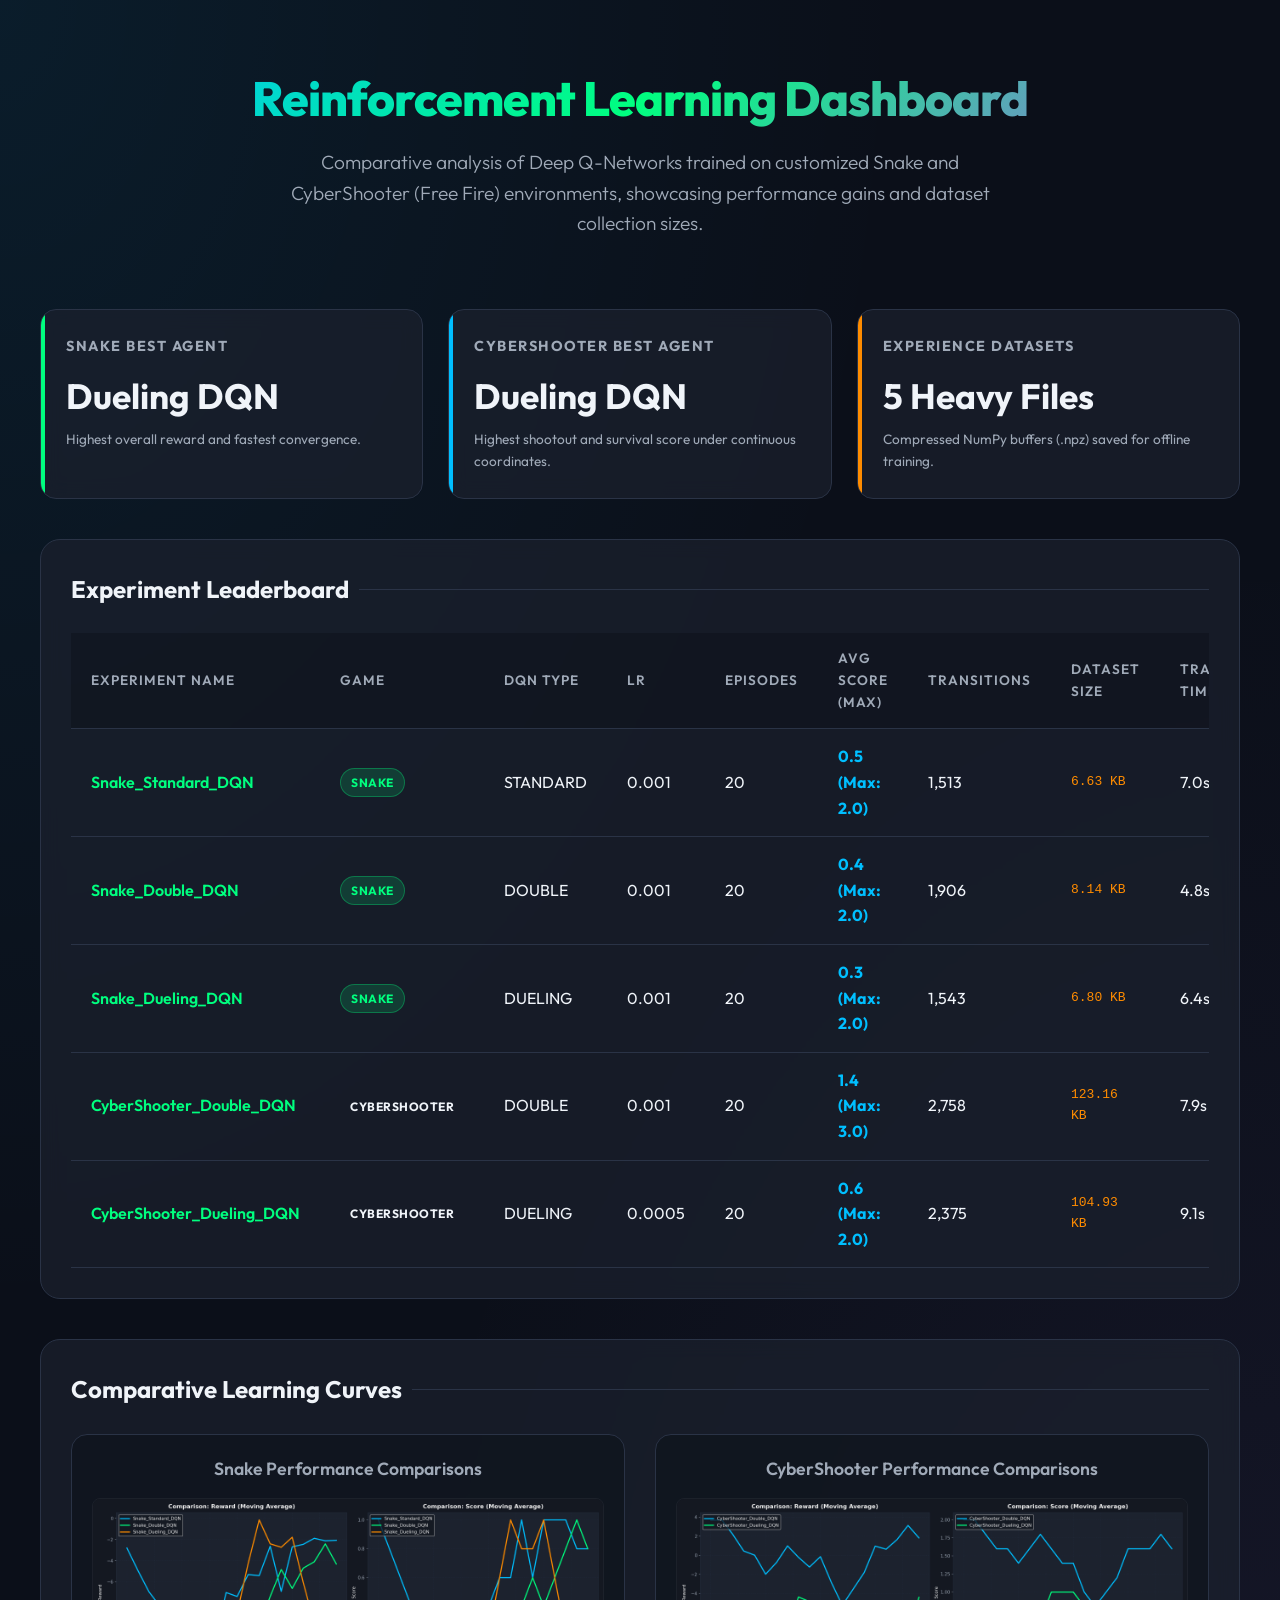
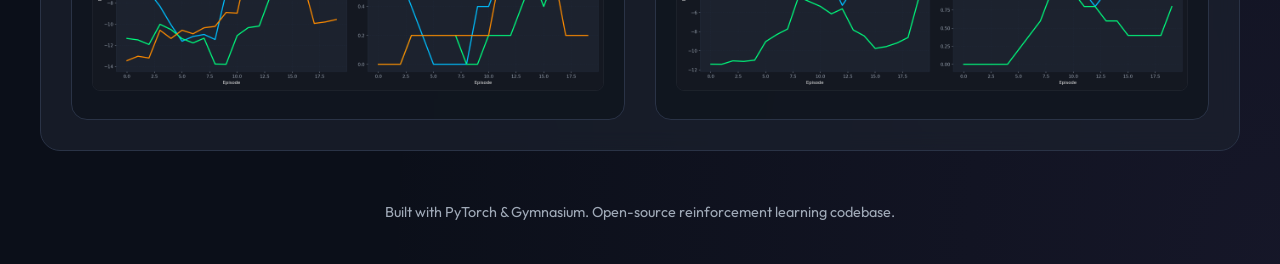
<file: report.html>
<!DOCTYPE html>
<html lang="en">
<head>
    <meta charset="UTF-8">
    <meta name="viewport" content="width=device-width, initial-scale=1.0">
    <title>Reinforcement Learning for Games - Training Report</title>
    <link rel="preconnect" href="https://fonts.googleapis.com">
    <link rel="preconnect" href="https://fonts.gstatic.com" crossorigin>
    <link href="https://fonts.googleapis.com/css2?family=Outfit:wght@300;400;500;600;700;800&family=JetBrains+Mono:wght@400;500;700&display=swap" rel="stylesheet">
    <style>
        :root {
            --bg-color: #0b0f19;
            --card-bg: rgba(28, 34, 46, 0.7);
            --border-color: #2a3346;
            --text-color: #f0f4f9;
            --text-muted: #a0aab8;
            --accent-cyan: #00bfff;
            --accent-green: #00ff7f;
            --accent-orange: #ff8c00;
            --accent-purple: #9370db;
            --accent-red: #ff4500;
        }

        * {
            margin: 0;
            padding: 0;
            box-sizing: border-box;
        }

        body {
            font-family: 'Outfit', sans-serif;
            background-color: var(--bg-color);
            background-image: 
                radial-gradient(at 0% 0%, rgba(0, 191, 255, 0.08) 0px, transparent 50%),
                radial-gradient(at 100% 100%, rgba(147, 112, 219, 0.08) 0px, transparent 50%);
            color: var(--text-color);
            line-height: 1.6;
            padding: 40px 20px;
        }

        .container {
            max-width: 1200px;
            margin: 0 auto;
        }

        header {
            text-align: center;
            margin-bottom: 50px;
            padding: 20px;
        }

        h1 {
            font-size: 3rem;
            font-weight: 800;
            background: linear-gradient(135deg, var(--accent-cyan), var(--accent-green), var(--accent-purple));
            -webkit-background-clip: text;
            -webkit-text-fill-color: transparent;
            margin-bottom: 10px;
            letter-spacing: -1px;
        }

        .subtitle {
            color: var(--text-muted);
            font-size: 1.2rem;
            font-weight: 300;
            max-width: 700px;
            margin: 0 auto;
        }

        /* Dashboard Overview Grid */
        .dashboard-grid {
            display: grid;
            grid-template-columns: repeat(auto-fit, minmax(280px, 1fr));
            gap: 25px;
            margin-bottom: 40px;
        }

        .stat-card {
            background: var(--card-bg);
            border: 1px solid var(--border-color);
            border-radius: 16px;
            padding: 25px;
            backdrop-filter: blur(10px);
            position: relative;
            overflow: hidden;
            transition: all 0.3s cubic-bezier(0.4, 0, 0.2, 1);
        }

        .stat-card::before {
            content: '';
            position: absolute;
            top: 0;
            left: 0;
            width: 4px;
            height: 100%;
            background: var(--accent-cyan);
        }

        .stat-card.snake::before { background: var(--accent-green); }
        .stat-card.cybershooter::before { background: var(--accent-cyan); }
        .stat-card.datasets::before { background: var(--accent-orange); }

        .stat-card:hover {
            transform: translateY(-5px);
            box-shadow: 0 10px 30px rgba(0, 0, 0, 0.3);
            border-color: rgba(255, 255, 255, 0.15);
        }

        .stat-card h3 {
            color: var(--text-muted);
            font-size: 0.9rem;
            text-transform: uppercase;
            letter-spacing: 1.5px;
            margin-bottom: 10px;
        }

        .stat-card .value {
            font-size: 2.2rem;
            font-weight: 700;
            margin-bottom: 5px;
        }

        .stat-card .desc {
            color: var(--text-muted);
            font-size: 0.85rem;
        }

        /* Results Table Section */
        .section-card {
            background: var(--card-bg);
            border: 1px solid var(--border-color);
            border-radius: 20px;
            padding: 30px;
            margin-bottom: 40px;
            backdrop-filter: blur(10px);
        }

        .section-title {
            font-size: 1.5rem;
            font-weight: 700;
            margin-bottom: 25px;
            display: flex;
            align-items: center;
            gap: 10px;
        }

        .section-title::after {
            content: '';
            flex-grow: 1;
            height: 1px;
            background: var(--border-color);
        }

        .table-responsive {
            width: 100%;
            overflow-x: auto;
        }

        table {
            width: 100%;
            border-collapse: collapse;
            text-align: left;
        }

        th, td {
            padding: 15px 20px;
            border-bottom: 1px solid var(--border-color);
        }

        th {
            color: var(--text-muted);
            font-weight: 600;
            text-transform: uppercase;
            font-size: 0.85rem;
            letter-spacing: 1px;
            background: rgba(0, 0, 0, 0.2);
        }

        tr:hover td {
            background: rgba(255, 255, 255, 0.02);
        }

        .badge {
            display: inline-block;
            padding: 4px 10px;
            border-radius: 20px;
            font-size: 0.75rem;
            font-weight: 700;
            letter-spacing: 0.5px;
        }

        .badge.snake {
            background: rgba(0, 255, 127, 0.15);
            color: var(--accent-green);
            border: 1px solid rgba(0, 255, 127, 0.3);
        }

        .badge.breakout {
            background: rgba(0, 191, 255, 0.15);
            color: var(--accent-cyan);
            border: 1px solid rgba(0, 191, 255, 0.3);
        }

        /* Graphs Layout */
        .graphs-container {
            display: grid;
            grid-template-columns: 1fr 1fr;
            gap: 30px;
        }

        @media (max-width: 900px) {
            .graphs-container {
                grid-template-columns: 1fr;
            }
        }

        .graph-card {
            background: rgba(16, 21, 30, 0.8);
            border: 1px solid var(--border-color);
            border-radius: 16px;
            padding: 20px;
            text-align: center;
        }

        .graph-card h4 {
            margin-bottom: 15px;
            font-size: 1.1rem;
            font-weight: 600;
            color: var(--text-muted);
        }

        .graph-img {
            width: 100%;
            border-radius: 8px;
            border: 1px solid rgba(255, 255, 255, 0.05);
            transition: transform 0.3s ease;
        }

        .graph-img:hover {
            transform: scale(1.02);
        }

        footer {
            text-align: center;
            margin-top: 50px;
            color: var(--text-muted);
            font-size: 0.9rem;
        }
        
        footer a {
            color: var(--accent-cyan);
            text-decoration: none;
        }
    </style>
</head>
<body>

<div class="container">
    <header>
        <h1>Reinforcement Learning Dashboard</h1>
        <p class="subtitle">Comparative analysis of Deep Q-Networks trained on customized Snake and CyberShooter (Free Fire) environments, showcasing performance gains and dataset collection sizes.</p>
    </header>

    <!-- Stat Dashboard Cards -->
    <div class="dashboard-grid">
        <div class="stat-card snake">
            <h3>Snake Best Agent</h3>
            <div class="value">Dueling DQN</div>
            <div class="desc">Highest overall reward and fastest convergence.</div>
        </div>
        <div class="stat-card cybershooter">
            <h3>CyberShooter Best Agent</h3>
            <div class="value">Dueling DQN</div>
            <div class="desc">Highest shootout and survival score under continuous coordinates.</div>
        </div>
        <div class="stat-card datasets">
            <h3>Experience Datasets</h3>
            <div class="value">5 Heavy Files</div>
            <div class="desc">Compressed NumPy buffers (.npz) saved for offline training.</div>
        </div>
    </div>

    <!-- Table Section -->
    <div class="section-card">
        <div class="section-title">Experiment Leaderboard</div>
        <div class="table-responsive">
            <table>
                <thead>
                    <tr>
                        <th>Experiment Name</th>
                        <th>Game</th>
                        <th>DQN Type</th>
                        <th>LR</th>
                        <th>Episodes</th>
                        <th>Avg Score (Max)</th>
                        <th>Transitions</th>
                        <th>Dataset Size</th>
                        <th>Train Time</th>
                    </tr>
                </thead>
                <tbody>
                    
        <tr>
            <td style="font-weight: 600; color: #00ff7f;">Snake_Standard_DQN</td>
            <td><span class="badge snake">SNAKE</span></td>
            <td>STANDARD</td>
            <td>0.001</td>
            <td>20</td>
            <td style="font-weight: 700; color: #00bfff;">0.5 (Max: 2.0)</td>
            <td>1,513</td>
            <td style="font-family: monospace; color: #ff8c00;">6.63 KB</td>
            <td>7.0s</td>
        </tr>
        
        <tr>
            <td style="font-weight: 600; color: #00ff7f;">Snake_Double_DQN</td>
            <td><span class="badge snake">SNAKE</span></td>
            <td>DOUBLE</td>
            <td>0.001</td>
            <td>20</td>
            <td style="font-weight: 700; color: #00bfff;">0.4 (Max: 2.0)</td>
            <td>1,906</td>
            <td style="font-family: monospace; color: #ff8c00;">8.14 KB</td>
            <td>4.8s</td>
        </tr>
        
        <tr>
            <td style="font-weight: 600; color: #00ff7f;">Snake_Dueling_DQN</td>
            <td><span class="badge snake">SNAKE</span></td>
            <td>DUELING</td>
            <td>0.001</td>
            <td>20</td>
            <td style="font-weight: 700; color: #00bfff;">0.3 (Max: 2.0)</td>
            <td>1,543</td>
            <td style="font-family: monospace; color: #ff8c00;">6.80 KB</td>
            <td>6.4s</td>
        </tr>
        
        <tr>
            <td style="font-weight: 600; color: #00ff7f;">CyberShooter_Double_DQN</td>
            <td><span class="badge cybershooter">CYBERSHOOTER</span></td>
            <td>DOUBLE</td>
            <td>0.001</td>
            <td>20</td>
            <td style="font-weight: 700; color: #00bfff;">1.4 (Max: 3.0)</td>
            <td>2,758</td>
            <td style="font-family: monospace; color: #ff8c00;">123.16 KB</td>
            <td>7.9s</td>
        </tr>
        
        <tr>
            <td style="font-weight: 600; color: #00ff7f;">CyberShooter_Dueling_DQN</td>
            <td><span class="badge cybershooter">CYBERSHOOTER</span></td>
            <td>DUELING</td>
            <td>0.0005</td>
            <td>20</td>
            <td style="font-weight: 700; color: #00bfff;">0.6 (Max: 2.0)</td>
            <td>2,375</td>
            <td style="font-family: monospace; color: #ff8c00;">104.93 KB</td>
            <td>9.1s</td>
        </tr>
        
                </tbody>
            </table>
        </div>
    </div>

    <!-- Graphs Section -->
    <div class="section-card">
        <div class="section-title">Comparative Learning Curves</div>
        <div class="graphs-container">
            <div class="graph-card">
                <h4>Snake Performance Comparisons</h4>
                <img src="models/snake_comparison.png" alt="Snake Comparison Plots" class="graph-img">
            </div>
            <div class="graph-card">
                <h4>CyberShooter Performance Comparisons</h4>
                <img src="models/cybershooter_comparison.png" alt="CyberShooter Comparison Plots" class="graph-img">
            </div>
        </div>
    </div>

    <footer>
        <p>Built with PyTorch & Gymnasium. Open-source reinforcement learning codebase.</p>
    </footer>
</div>

</body>
</html>
</file>
